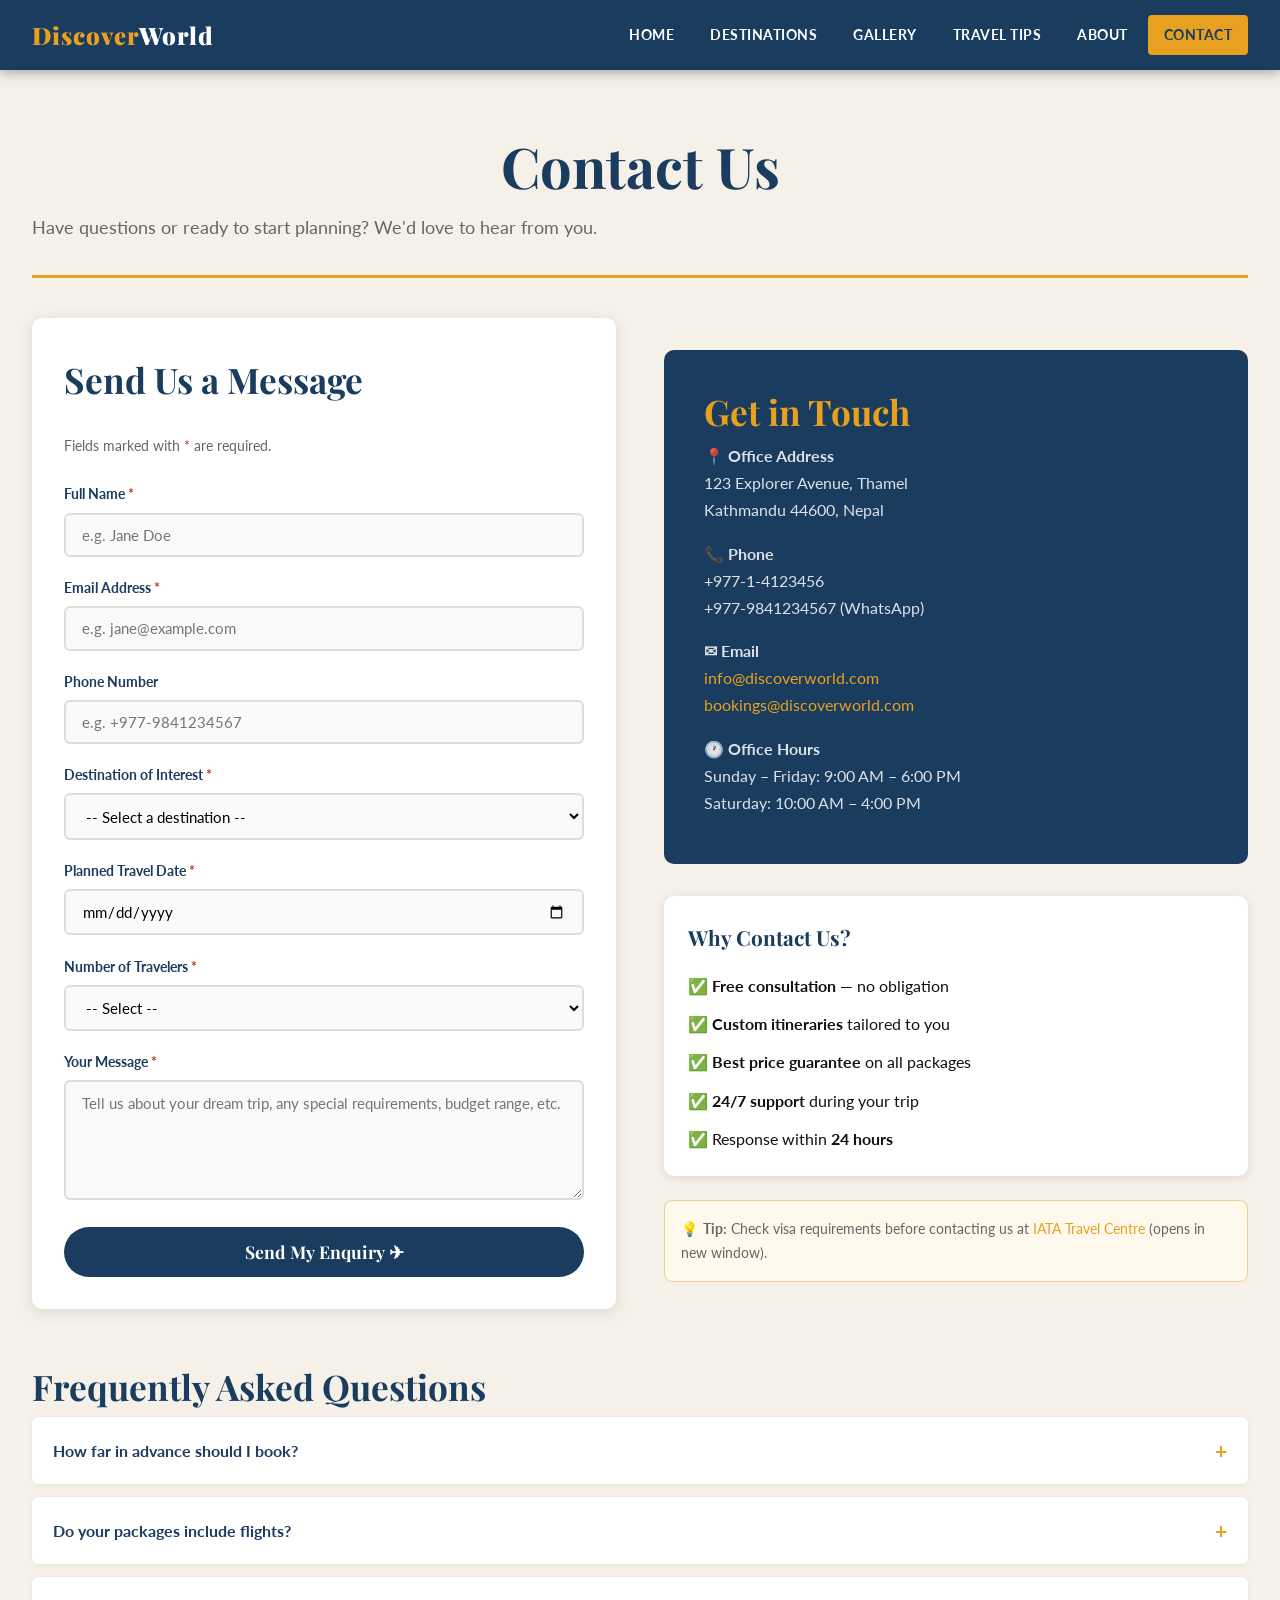
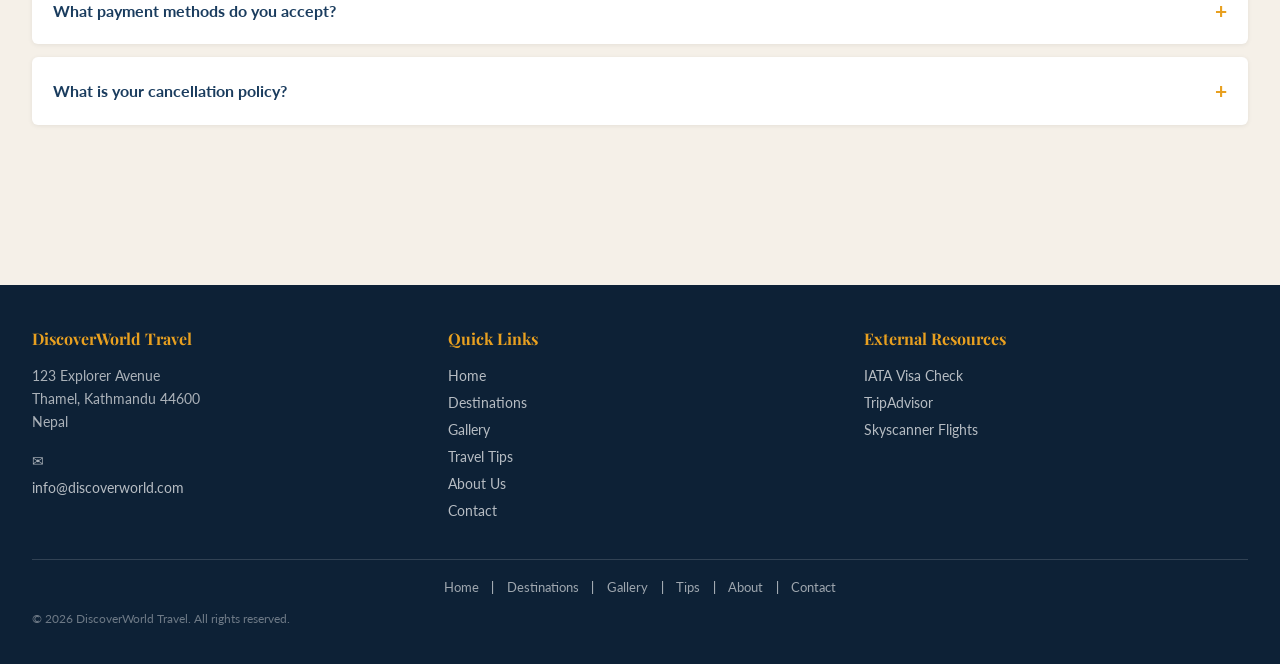
<file: contact.html>
<!DOCTYPE html>
<html lang="en">
<head>
  <meta charset="UTF-8" />
  <meta name="viewport" content="width=device-width, initial-scale=1.0" />
  <title>Contact Us | DiscoverWorld Travel</title>
  <link rel="stylesheet" href="style.css" />
</head>
<body>

  <nav class="main-nav" aria-label="Main Navigation">
    <div class="nav-inner">
      <a href="index.html" class="logo">Discover<span>World</span></a>
      <ul>
        <li><a href="index.html">Home</a></li>
        <li><a href="destinations.html">Destinations</a></li>
        <li><a href="gallery.html">Gallery</a></li>
        <li><a href="tips.html">Travel Tips</a></li>
        <li><a href="about.html">About</a></li>
        <li><a href="contact.html" class="active">Contact</a></li>
      </ul>
    </div>
  </nav>

  <main class="page-wrapper">

    <div class="page-title">
      <h1>Contact Us</h1>
      <p class="subtitle">Have questions or ready to start planning? We'd love to hear from you.</p>
    </div>

    <div class="contact-layout">

      <!-- CONTACT FORM -->
      <div class="contact-form">
        <h2>Send Us a Message</h2>
        <p style="font-size:.9rem; color:var(--gray); margin-bottom:1.5rem;">Fields marked with <span style="color:var(--accent2);">*</span> are required.</p>

        <div class="form-group">
          <label for="fullName">Full Name <span style="color:var(--accent2);">*</span></label>
          <input type="text" id="fullName" name="fullName" placeholder="e.g. Jane Doe" autocomplete="name" />
          <span class="error-msg" id="nameError">Please enter your full name (at least 2 characters).</span>
        </div>

        <div class="form-group">
          <label for="email">Email Address <span style="color:var(--accent2);">*</span></label>
          <input type="email" id="email" name="email" placeholder="e.g. jane@example.com" autocomplete="email" />
          <span class="error-msg" id="emailError">Please enter a valid email address.</span>
        </div>

        <div class="form-group">
          <label for="phone">Phone Number</label>
          <input type="tel" id="phone" name="phone" placeholder="e.g. +977-9841234567" autocomplete="tel" />
          <span class="error-msg" id="phoneError">Please enter a valid phone number (digits, +, - allowed).</span>
        </div>

        <div class="form-group">
          <label for="destination">Destination of Interest <span style="color:var(--accent2);">*</span></label>
          <select id="destination" name="destination">
            <option value="">-- Select a destination --</option>
            <option value="europe">Europe</option>
            <option value="asia">Asia</option>
            <option value="americas">Americas</option>
            <option value="africa">Africa</option>
            <option value="oceania">Oceania &amp; Pacific</option>
            <option value="custom">Custom / Not Sure Yet</option>
          </select>
          <span class="error-msg" id="destError">Please select a destination.</span>
        </div>

        <div class="form-group">
          <label for="travelDate">Planned Travel Date <span style="color:var(--accent2);">*</span></label>
          <input type="date" id="travelDate" name="travelDate" />
          <span class="error-msg" id="dateError">Please select a future travel date.</span>
        </div>

        <div class="form-group">
          <label for="travelers">Number of Travelers <span style="color:var(--accent2);">*</span></label>
          <select id="travelers" name="travelers">
            <option value="">-- Select --</option>
            <option value="1">1 (Solo)</option>
            <option value="2">2 (Couple)</option>
            <option value="3-5">3–5 (Small Group)</option>
            <option value="6-10">6–10 (Group)</option>
            <option value="10+">10+ (Large Group)</option>
          </select>
          <span class="error-msg" id="travelersError">Please select number of travelers.</span>
        </div>

        <div class="form-group">
          <label for="message">Your Message <span style="color:var(--accent2);">*</span></label>
          <textarea id="message" name="message" placeholder="Tell us about your dream trip, any special requirements, budget range, etc."></textarea>
          <span class="error-msg" id="messageError">Please enter a message (at least 20 characters).</span>
        </div>

        <button type="button" class="form-submit" onclick="validateAndSubmit()">Send My Enquiry ✈</button>
        <div class="success-msg" id="successMsg">
          ✅ Thank you! Your enquiry has been received. We'll get back to you within 24 hours at the email provided.
        </div>
      </div>

      <!-- CONTACT INFO SIDEBAR -->
      <div>
        <div class="highlight-box">
          <h2>Get in Touch</h2>
          <p><strong>📍 Office Address</strong><br />123 Explorer Avenue, Thamel<br />Kathmandu 44600, Nepal</p>
          <p style="margin-top:1rem;"><strong>📞 Phone</strong><br />+977-1-4123456<br />+977-9841234567 (WhatsApp)</p>
          <p style="margin-top:1rem;"><strong>✉ Email</strong><br />
            <a href="mailto:info@discoverworld.com" style="color:var(--accent);">info@discoverworld.com</a><br />
            <a href="mailto:bookings@discoverworld.com" style="color:var(--accent);">bookings@discoverworld.com</a>
          </p>
          <p style="margin-top:1rem;"><strong>🕐 Office Hours</strong><br />
            Sunday – Friday: 9:00 AM – 6:00 PM<br />
            Saturday: 10:00 AM – 4:00 PM
          </p>
        </div>

        <div style="background:var(--white); border-radius:10px; padding:1.5rem; box-shadow:0 2px 10px rgba(0,0,0,.1); margin-top:1.5rem;">
          <h3 style="margin-bottom:1rem;">Why Contact Us?</h3>
          <ul style="list-style:none; display:flex; flex-direction:column; gap:.7rem;">
            <li>✅ <strong>Free consultation</strong> — no obligation</li>
            <li>✅ <strong>Custom itineraries</strong> tailored to you</li>
            <li>✅ <strong>Best price guarantee</strong> on all packages</li>
            <li>✅ <strong>24/7 support</strong> during your trip</li>
            <li>✅ Response within <strong>24 hours</strong></li>
          </ul>
        </div>

        <!-- External useful link with blank target -->
        <div style="margin-top:1.5rem; padding:1rem; background:#fff8ec; border-radius:8px; border:1px solid #f0d090;">
          <p style="font-size:.88rem; color:var(--gray); margin:0;">
            💡 <strong>Tip:</strong> Check visa requirements before contacting us at
            <a href="https://www.iatatravelcentre.com" target="_blank" rel="noopener">IATA Travel Centre</a>
            (opens in new window).
          </p>
        </div>
      </div>

    </div>

    <!-- FAQ Table -->
    <section class="section" style="margin-top:3rem;">
      <h2>Frequently Asked Questions</h2>
      <details>
        <summary>How far in advance should I book?</summary>
        <p>We recommend booking at least 3–6 months in advance for peak season travel and popular destinations. For off-peak times, 4–8 weeks is usually sufficient. Contact us and we'll advise you based on your specific destination.</p>
      </details>
      <details>
        <summary>Do your packages include flights?</summary>
        <p>Most of our packages are land-only (accommodation, transfers, tours). We can arrange flights for you as an add-on. We work with major airlines to find the best fares and will include all flight costs transparently in your quote.</p>
      </details>
      <details>
        <summary>What payment methods do you accept?</summary>
        <p>We accept bank transfers, credit/debit cards (Visa, Mastercard), and PayPal. A 30% deposit secures your booking, with the balance due 60 days before departure.</p>
      </details>
      <details>
        <summary>What is your cancellation policy?</summary>
        <p>Cancellations 90+ days before departure receive a full refund minus a $100 admin fee. 60–89 days: 75% refund. 30–59 days: 50% refund. Under 30 days: no refund. We strongly recommend travel insurance.</p>
      </details>
    </section>

  </main>

  <footer>
    <div class="footer-inner">
      <div class="footer-col">
        <h4>DiscoverWorld Travel</h4>
        <p>123 Explorer Avenue<br />Thamel, Kathmandu 44600<br />Nepal</p>
        <p style="margin-top:.5rem;">✉ <a href="mailto:info@discoverworld.com">info@discoverworld.com</a></p>
      </div>
      <div class="footer-col">
        <h4>Quick Links</h4>
        <a href="index.html">Home</a>
        <a href="destinations.html">Destinations</a>
        <a href="gallery.html">Gallery</a>
        <a href="tips.html">Travel Tips</a>
        <a href="about.html">About Us</a>
        <a href="contact.html">Contact</a>
      </div>
      <div class="footer-col">
        <h4>External Resources</h4>
        <a href="https://www.iatatravelcentre.com" target="_blank" rel="noopener">IATA Visa Check</a>
        <a href="https://www.tripadvisor.com" target="_blank" rel="noopener">TripAdvisor</a>
        <a href="https://www.skyscanner.com" target="_blank" rel="noopener">Skyscanner Flights</a>
      </div>
    </div>
    <div class="footer-secondary-nav">
      <a href="index.html">Home</a> |
      <a href="destinations.html">Destinations</a> |
      <a href="gallery.html">Gallery</a> |
      <a href="tips.html">Tips</a> |
      <a href="about.html">About</a> |
      <a href="contact.html">Contact</a>
      <p class="footer-copy">&copy; 2026 DiscoverWorld Travel. All rights reserved.</p>
    </div>
  </footer>

  <!-- ========== FORM VALIDATION JS ========== -->
  <script>
    function showError(id, show) {
      const el = document.getElementById(id);
      if (show) el.classList.add('show');
      else el.classList.remove('show');
    }

    function validateAndSubmit() {
      let isValid = true;

      // Full Name
      const name = document.getElementById('fullName').value.trim();
      if (name.length < 2) { showError('nameError', true); isValid = false; }
      else showError('nameError', false);

      // Email — basic regex
      const email = document.getElementById('email').value.trim();
      const emailRegex = /^[^\s@]+@[^\s@]+\.[^\s@]+$/;
      if (!emailRegex.test(email)) { showError('emailError', true); isValid = false; }
      else showError('emailError', false);

      // Phone — optional but if filled, must be valid chars
      const phone = document.getElementById('phone').value.trim();
      if (phone !== '') {
        const phoneRegex = /^[\d\s\+\-\(\)]{7,20}$/;
        if (!phoneRegex.test(phone)) { showError('phoneError', true); isValid = false; }
        else showError('phoneError', false);
      } else showError('phoneError', false);

      // Destination
      const dest = document.getElementById('destination').value;
      if (!dest) { showError('destError', true); isValid = false; }
      else showError('destError', false);

      // Travel Date — must be in the future
      const dateVal = document.getElementById('travelDate').value;
      if (!dateVal) { showError('dateError', true); isValid = false; }
      else {
        const selectedDate = new Date(dateVal);
        const today = new Date();
        today.setHours(0,0,0,0);
        if (selectedDate < today) { showError('dateError', true); isValid = false; }
        else showError('dateError', false);
      }

      // Travelers
      const travelers = document.getElementById('travelers').value;
      if (!travelers) { showError('travelersError', true); isValid = false; }
      else showError('travelersError', false);

      // Message
      const msg = document.getElementById('message').value.trim();
      if (msg.length < 20) { showError('messageError', true); isValid = false; }
      else showError('messageError', false);

      // If all valid, show success
      if (isValid) {
        document.getElementById('successMsg').classList.add('show');
        // Clear form
        ['fullName','email','phone','destination','travelDate','travelers','message'].forEach(id => {
          const el = document.getElementById(id);
          if (el.tagName === 'SELECT') el.selectedIndex = 0;
          else el.value = '';
        });
        window.scrollTo({ top: document.querySelector('.form-submit').offsetTop, behavior: 'smooth' });
      }
    }

    // Set minimum date to today
    document.addEventListener('DOMContentLoaded', () => {
      const today = new Date().toISOString().split('T')[0];
      document.getElementById('travelDate').setAttribute('min', today);
    });
  </script>

</body>
</html>
</file>
<file: style.css>
/* =============================================
   WanderWorld Travel - Main Stylesheet
   ============================================= */

@import url('https://fonts.googleapis.com/css2?family=Playfair+Display:wght@400;700;900&family=Lato:wght@300;400;700&display=swap');

/* ---- CSS Variables ---- */
:root {
  --primary:    #1a3c5e;
  --accent:     #e8a020;
  --accent2:    #c0392b;
  --light:      #f5f0e8;
  --white:      #ffffff;
  --dark:       #111;
  --gray:       #666;
  --max-width:  1320px;
  --nav-height: 70px;
  --footer-bg:  #0d2136;
  --link-color: #e8a020;
  --link-hover: #c0392b;
  --link-visited: #a569bd;
  --font-head:  'Playfair Display', Georgia, serif;
  --font-body:  'Lato', Arial, sans-serif;
}

/* ---- Reset & Base ---- */
*, *::before, *::after { box-sizing: border-box; margin: 0; padding: 0; }

html { scroll-behavior: smooth; }

body {
  font-family: var(--font-body);
  font-size: 16px;
  line-height: 1.7;
  color: var(--dark);
  background: var(--light);
  max-width: var(--max-width);
  margin: 0 auto;
  overflow-x: hidden;
}

/* ---- Typography ---- */
h1, h2, h3, h4 { font-family: var(--font-head); }
h1 { font-size: clamp(2rem, 5vw, 3.5rem); }
h2 { font-size: clamp(1.5rem, 3vw, 2.2rem); color: var(--primary); }
h3 { font-size: 1.3rem; color: var(--primary); }
p  { max-width: 70ch; margin-bottom: 1rem; text-align: left; }

/* ---- Links ---- */
a             { color: var(--link-color); text-decoration: none; transition: color .2s; }
a:hover       { color: var(--link-hover); text-decoration: underline; }
a:visited     { color: var(--link-visited); }

/* ==================
   NAVIGATION BAR
   ================== */
nav.main-nav {
  background: var(--primary);
  position: sticky;
  top: 0;
  z-index: 1000;
  box-shadow: 0 2px 12px rgba(0,0,0,.35);
  height: var(--nav-height);
}

nav.main-nav .nav-inner {
  max-width: var(--max-width);
  margin: 0 auto;
  display: flex;
  align-items: center;
  justify-content: space-between;
  height: 100%;
  padding: 0 2rem;
}

nav.main-nav .logo {
  font-family: var(--font-head);
  font-size: 1.5rem;
  font-weight: 900;
  color: var(--accent) !important;
  letter-spacing: 1px;
}
nav.main-nav .logo span { color: var(--white); }

nav.main-nav ul {
  list-style: none;
  display: flex;
  gap: 0.25rem;
}

nav.main-nav ul li a {
  display: block;
  padding: .5rem 1rem;
  color: var(--white) !important;
  font-size: .9rem;
  font-weight: 700;
  letter-spacing: .5px;
  text-transform: uppercase;
  border-radius: 4px;
  transition: background .2s, color .2s;
}
nav.main-nav ul li a:hover,
nav.main-nav ul li a.active {
  background: var(--accent);
  color: var(--primary) !important;
  text-decoration: none;
}
nav.main-nav ul li a:visited { color: var(--white) !important; }

/* ==================
   HERO / SLIDER
   ================== */
.hero-slider {
  position: relative;
  width: 100%;
  overflow: hidden;
  height: 560px;
  background: #000;
}

.slide {
  position: absolute;
  inset: 0;
  opacity: 0;
  transition: opacity 1s ease;
  background-size: cover;
  background-position: center;
}
.slide.active { opacity: 1; }

.slide-overlay {
  position: absolute;
  inset: 0;
  background: linear-gradient(to bottom, rgba(0,0,0,.2) 30%, rgba(0,0,0,.7));
  display: flex;
  flex-direction: column;
  align-items: center;
  justify-content: center;
  text-align: center;
  color: var(--white);
  padding: 2rem;
}

.slide-overlay h1 { color: var(--white); text-shadow: 0 2px 8px rgba(0,0,0,.6); }
.slide-overlay p  { color: rgba(255,255,255,.9); font-size: 1.15rem; max-width: 600px; }

.slider-btn {
  display: inline-block;
  margin-top: 1.2rem;
  padding: .7rem 2rem;
  background: var(--accent);
  color: var(--primary) !important;
  font-weight: 700;
  border-radius: 30px;
  transition: background .2s, transform .2s;
}
.slider-btn:hover { background: var(--white); transform: translateY(-2px); text-decoration: none; }

.slider-dots {
  position: absolute;
  bottom: 18px;
  left: 50%;
  transform: translateX(-50%);
  display: flex;
  gap: 8px;
  z-index: 10;
}
.dot {
  width: 12px; height: 12px;
  border-radius: 50%;
  background: rgba(255,255,255,.5);
  cursor: pointer;
  transition: background .3s;
}
.dot.active { background: var(--accent); }

.slider-arrow {
  position: absolute;
  top: 50%;
  transform: translateY(-50%);
  background: rgba(0,0,0,.4);
  color: #fff;
  border: none;
  font-size: 1.6rem;
  padding: .4rem 1rem;
  cursor: pointer;
  z-index: 10;
  border-radius: 4px;
  transition: background .2s;
}
.slider-arrow:hover { background: var(--accent); color: var(--primary); }
.slider-arrow.prev { left: 15px; }
.slider-arrow.next { right: 15px; }

/* ==================
   PAGE WRAPPER
   ================== */
.page-wrapper { padding: 3rem 2rem; max-width: var(--max-width); margin: 0 auto; }
.page-title {
  text-align: center;
  margin-bottom: 2.5rem;
  padding-bottom: 1rem;
  border-bottom: 3px solid var(--accent);
}
.page-title h1 { color: var(--primary); }
.page-title .subtitle { color: var(--gray); font-size: 1.1rem; }

/* ==================
   CARDS
   ================== */
.cards-grid {
  display: grid;
  grid-template-columns: repeat(auto-fit, minmax(280px, 1fr));
  gap: 1.8rem;
  margin: 2rem 0;
}

.card {
  background: var(--white);
  border-radius: 10px;
  overflow: hidden;
  box-shadow: 0 3px 15px rgba(0,0,0,.1);
  transition: transform .25s, box-shadow .25s;
}
.card:hover { transform: translateY(-6px); box-shadow: 0 10px 30px rgba(0,0,0,.15); }
.card img { width: 100%; height: 200px; object-fit: cover; display: block; }
.card-body { padding: 1.2rem; }
.card-body h3 { margin-bottom: .5rem; }
.card-body p { font-size: .92rem; color: var(--gray); }
.btn {
  display: inline-block;
  margin-top: .8rem;
  padding: .5rem 1.3rem;
  background: var(--primary);
  color: var(--white) !important;
  border-radius: 20px;
  font-size: .85rem;
  font-weight: 700;
  transition: background .2s;
}
.btn:hover { background: var(--accent); color: var(--primary) !important; text-decoration: none; }

/* ==================
   SECTION STYLES
   ================== */
.section { margin: 3rem 0; }
.section-head { margin-bottom: 1.5rem; }
.highlight-box {
  background: var(--primary);
  color: var(--white);
  padding: 2rem 2.5rem;
  border-radius: 10px;
  margin: 2rem 0;
}
.highlight-box h2, .highlight-box h3 { color: var(--accent); }
.highlight-box p { color: rgba(255,255,255,.85); max-width: 100%; }

/* ==================
   TABLE STYLES
   ================== */
table { border-collapse: collapse; width: 100%; margin: 1.5rem 0; background: var(--white); }
th {
  background: var(--primary);
  color: var(--white);
  padding: .75rem 1rem;
  text-align: left;
  font-family: var(--font-head);
}
td { padding: .65rem 1rem; border-bottom: 1px solid #e0d8cc; }
tr:nth-child(even) td { background: #f9f5ee; }
tr:hover td { background: #fef4e0; }
caption {
  font-family: var(--font-head);
  font-size: 1.1rem;
  color: var(--primary);
  margin-bottom: .5rem;
  font-weight: 700;
  text-align: left;
}

/* ==================
   GALLERY
   ================== */
.gallery-grid {
  display: grid;
  grid-template-columns: repeat(auto-fill, minmax(220px, 1fr));
  gap: 1.2rem;
  margin: 2rem 0;
}
.gallery-item { position: relative; overflow: hidden; border-radius: 8px; cursor: pointer; box-shadow: 0 2px 8px rgba(0,0,0,.15); }
.gallery-item img { width: 100%; height: 180px; object-fit: cover; display: block; transition: transform .35s; }
.gallery-item:hover img { transform: scale(1.1); }
.gallery-caption {
  position: absolute; bottom: 0; left: 0; right: 0;
  background: linear-gradient(transparent, rgba(0,0,0,.7));
  color: #fff; padding: .6rem .8rem;
  font-size: .8rem; transform: translateY(100%); transition: transform .3s;
}
.gallery-item:hover .gallery-caption { transform: translateY(0); }

/* Lightbox */
.lightbox {
  display: none; position: fixed; inset: 0;
  background: rgba(0,0,0,.92); z-index: 9999;
  align-items: center; justify-content: center;
}
.lightbox.open { display: flex; }
.lightbox img { max-width: 90vw; max-height: 85vh; border-radius: 8px; box-shadow: 0 0 50px rgba(0,0,0,.8); }
.lightbox-close {
  position: absolute; top: 20px; right: 30px;
  color: #fff; font-size: 2.5rem; cursor: pointer; line-height: 1;
}
.lightbox-caption {
  position: absolute; bottom: 30px; left: 50%; transform: translateX(-50%);
  color: #fff; font-size: 1rem; text-align: center;
}

/* ==================
   CONTACT FORM
   ================== */
.contact-layout {
  display: grid;
  grid-template-columns: 1fr 1fr;
  gap: 3rem;
  align-items: start;
}
@media (max-width: 700px) { .contact-layout { grid-template-columns: 1fr; } }

.contact-form {
  background: var(--white);
  padding: 2rem;
  border-radius: 10px;
  box-shadow: 0 3px 15px rgba(0,0,0,.1);
}
.contact-form h2 { margin-bottom: 1.5rem; }

.form-group { margin-bottom: 1.2rem; }
.form-group label {
  display: block;
  font-weight: 700;
  margin-bottom: .35rem;
  color: var(--primary);
  font-size: .9rem;
}
.form-group input,
.form-group select,
.form-group textarea {
  width: 100%;
  padding: .7rem 1rem;
  border: 2px solid #ddd;
  border-radius: 6px;
  font-family: var(--font-body);
  font-size: .95rem;
  transition: border-color .2s;
  background: #fafafa;
}
.form-group input:focus,
.form-group select:focus,
.form-group textarea:focus {
  outline: none;
  border-color: var(--accent);
  background: var(--white);
}
.form-group textarea { resize: vertical; min-height: 120px; }
.error-msg { color: var(--accent2); font-size: .8rem; margin-top: .25rem; display: none; }
.error-msg.show { display: block; }
.form-submit {
  width: 100%;
  padding: .85rem;
  background: var(--primary);
  color: var(--white);
  font-family: var(--font-head);
  font-size: 1.1rem;
  font-weight: 700;
  border: none;
  border-radius: 30px;
  cursor: pointer;
  transition: background .2s, transform .2s;
}
.form-submit:hover { background: var(--accent); color: var(--primary); transform: translateY(-2px); }
.success-msg {
  display: none;
  padding: 1rem 1.5rem;
  background: #d4edda;
  color: #155724;
  border-radius: 6px;
  margin-top: 1rem;
  font-weight: 700;
}
.success-msg.show { display: block; }

/* ==================
   SITEMAP
   ================== */
.sitemap-tree { list-style: none; margin: 1.5rem 0; }
.sitemap-tree li { margin: .5rem 0; padding-left: 1.5rem; border-left: 3px solid var(--accent); }
.sitemap-tree li a { font-weight: 700; }
.sitemap-sub { list-style: none; margin-top: .4rem; padding-left: 1.5rem; border-left: 2px dashed #ccc; }
.sitemap-sub li { border: none; padding-left: .5rem; font-size: .9rem; }

/* ==================
   SECONDARY TEXT NAV (footer)
   ================== */
footer {
  background: var(--footer-bg);
  color: rgba(255,255,255,.75);
  padding: 2.5rem 2rem 1.2rem;
  margin-top: 4rem;
}
.footer-inner {
  max-width: var(--max-width);
  margin: 0 auto;
  display: grid;
  grid-template-columns: repeat(auto-fit, minmax(200px, 1fr));
  gap: 2rem;
  margin-bottom: 2rem;
}
.footer-col h4 { color: var(--accent); font-family: var(--font-head); margin-bottom: .8rem; font-size: 1rem; }
.footer-col p { font-size: .85rem; max-width: 100%; color: rgba(255,255,255,.65); }
.footer-col a { color: rgba(255,255,255,.7) !important; font-size: .85rem; display: block; margin: .25rem 0; }
.footer-col a:hover { color: var(--accent) !important; }
.footer-col a:visited { color: var(--link-visited) !important; }

.footer-secondary-nav {
  border-top: 1px solid rgba(255,255,255,.15);
  padding-top: 1rem;
  text-align: center;
  font-size: .82rem;
}
.footer-secondary-nav a {
  color: rgba(255,255,255,.6) !important;
  margin: 0 .6rem;
}
.footer-secondary-nav a:hover { color: var(--accent) !important; }
.footer-copy { margin-top: .6rem; font-size: .78rem; color: rgba(255,255,255,.4); }

/* ==================
   ABOUT / DESTINATIONS extras
   ================== */
.two-col {
  display: grid;
  grid-template-columns: 1fr 1fr;
  gap: 2.5rem;
  align-items: center;
  margin: 2rem 0;
}
@media (max-width: 650px) { .two-col { grid-template-columns: 1fr; } }
.two-col img { width: 100%; border-radius: 10px; box-shadow: 0 4px 20px rgba(0,0,0,.15); }

.tag {
  display: inline-block;
  background: var(--accent);
  color: var(--primary);
  font-size: .72rem;
  font-weight: 700;
  padding: .2rem .7rem;
  border-radius: 20px;
  text-transform: uppercase;
  letter-spacing: .5px;
  margin-bottom: .5rem;
}

/* breadcrumb local nav */
.local-nav {
  background: var(--white);
  padding: .6rem 1.2rem;
  border-radius: 6px;
  margin-bottom: 1.5rem;
  box-shadow: 0 1px 4px rgba(0,0,0,.08);
  font-size: .88rem;
}
.local-nav a { color: var(--primary) !important; font-weight: 700; }
.local-nav span { color: var(--gray); margin: 0 .4rem; }

/* Tips page */
.tips-section { margin: 2rem 0; }
.tip-item {
  background: var(--white);
  border-left: 5px solid var(--accent);
  padding: 1rem 1.5rem;
  margin-bottom: 1rem;
  border-radius: 0 8px 8px 0;
  box-shadow: 0 1px 5px rgba(0,0,0,.07);
}
.tip-item h4 { color: var(--primary); margin-bottom: .3rem; }
.tip-item p { margin: 0; font-size: .93rem; }

/* FAQ */
details {
  background: var(--white);
  border-radius: 6px;
  margin-bottom: .8rem;
  box-shadow: 0 1px 5px rgba(0,0,0,.07);
  overflow: hidden;
}
summary {
  padding: 1rem 1.3rem;
  font-weight: 700;
  color: var(--primary);
  cursor: pointer;
  list-style: none;
  display: flex;
  justify-content: space-between;
  align-items: center;
}
summary::-webkit-details-marker { display: none; }
summary::after { content: '+'; font-size: 1.3rem; color: var(--accent); }
details[open] summary::after { content: '−'; }
details p { padding: .5rem 1.3rem 1.2rem; margin: 0; color: var(--gray); font-size: .93rem; }

/* ==================
   RESPONSIVE
   ================== */
@media (max-width: 768px) {
  nav.main-nav .nav-inner { flex-direction: column; height: auto; padding: 1rem; gap: .5rem; }
  nav.main-nav { height: auto; }
  nav.main-nav ul { flex-wrap: wrap; justify-content: center; }
  .hero-slider { height: 380px; }
  .cards-grid { grid-template-columns: 1fr; }
  .two-col { grid-template-columns: 1fr; }
  .contact-layout { grid-template-columns: 1fr; }
}
</file>
